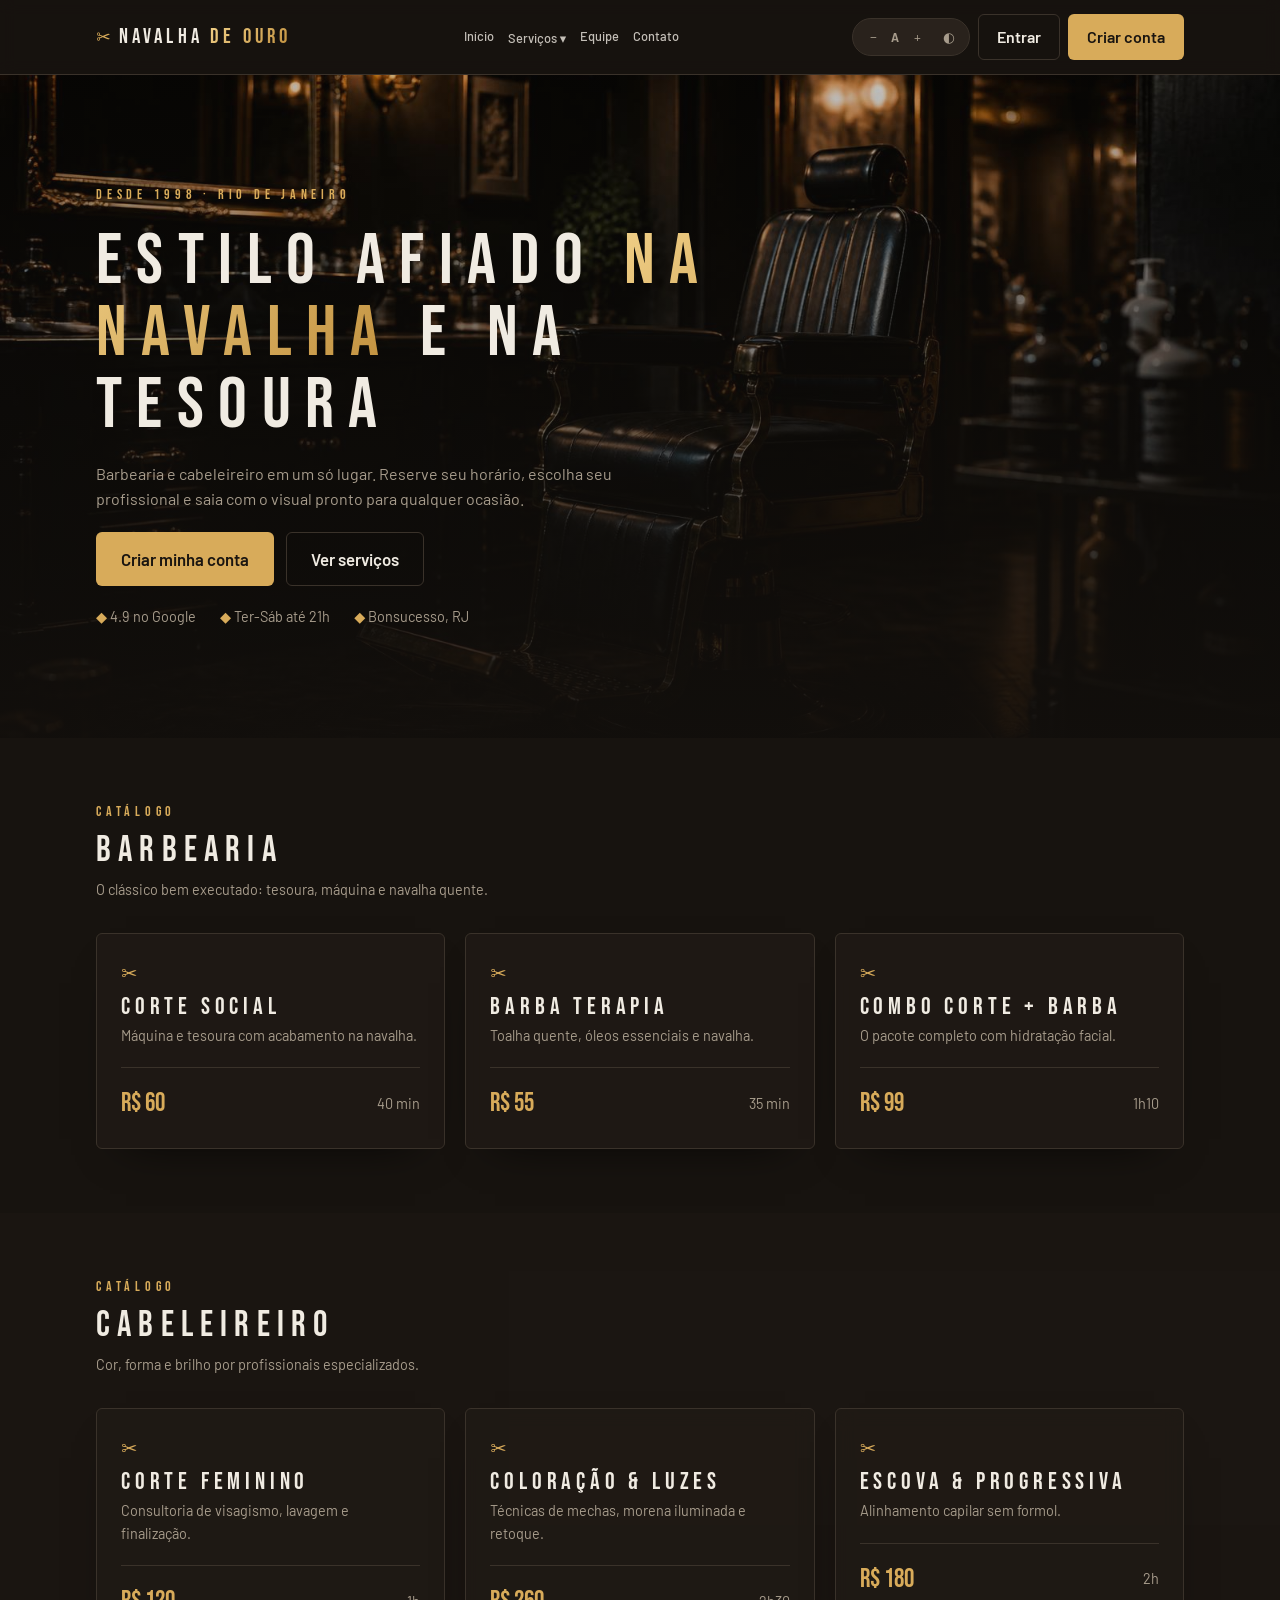
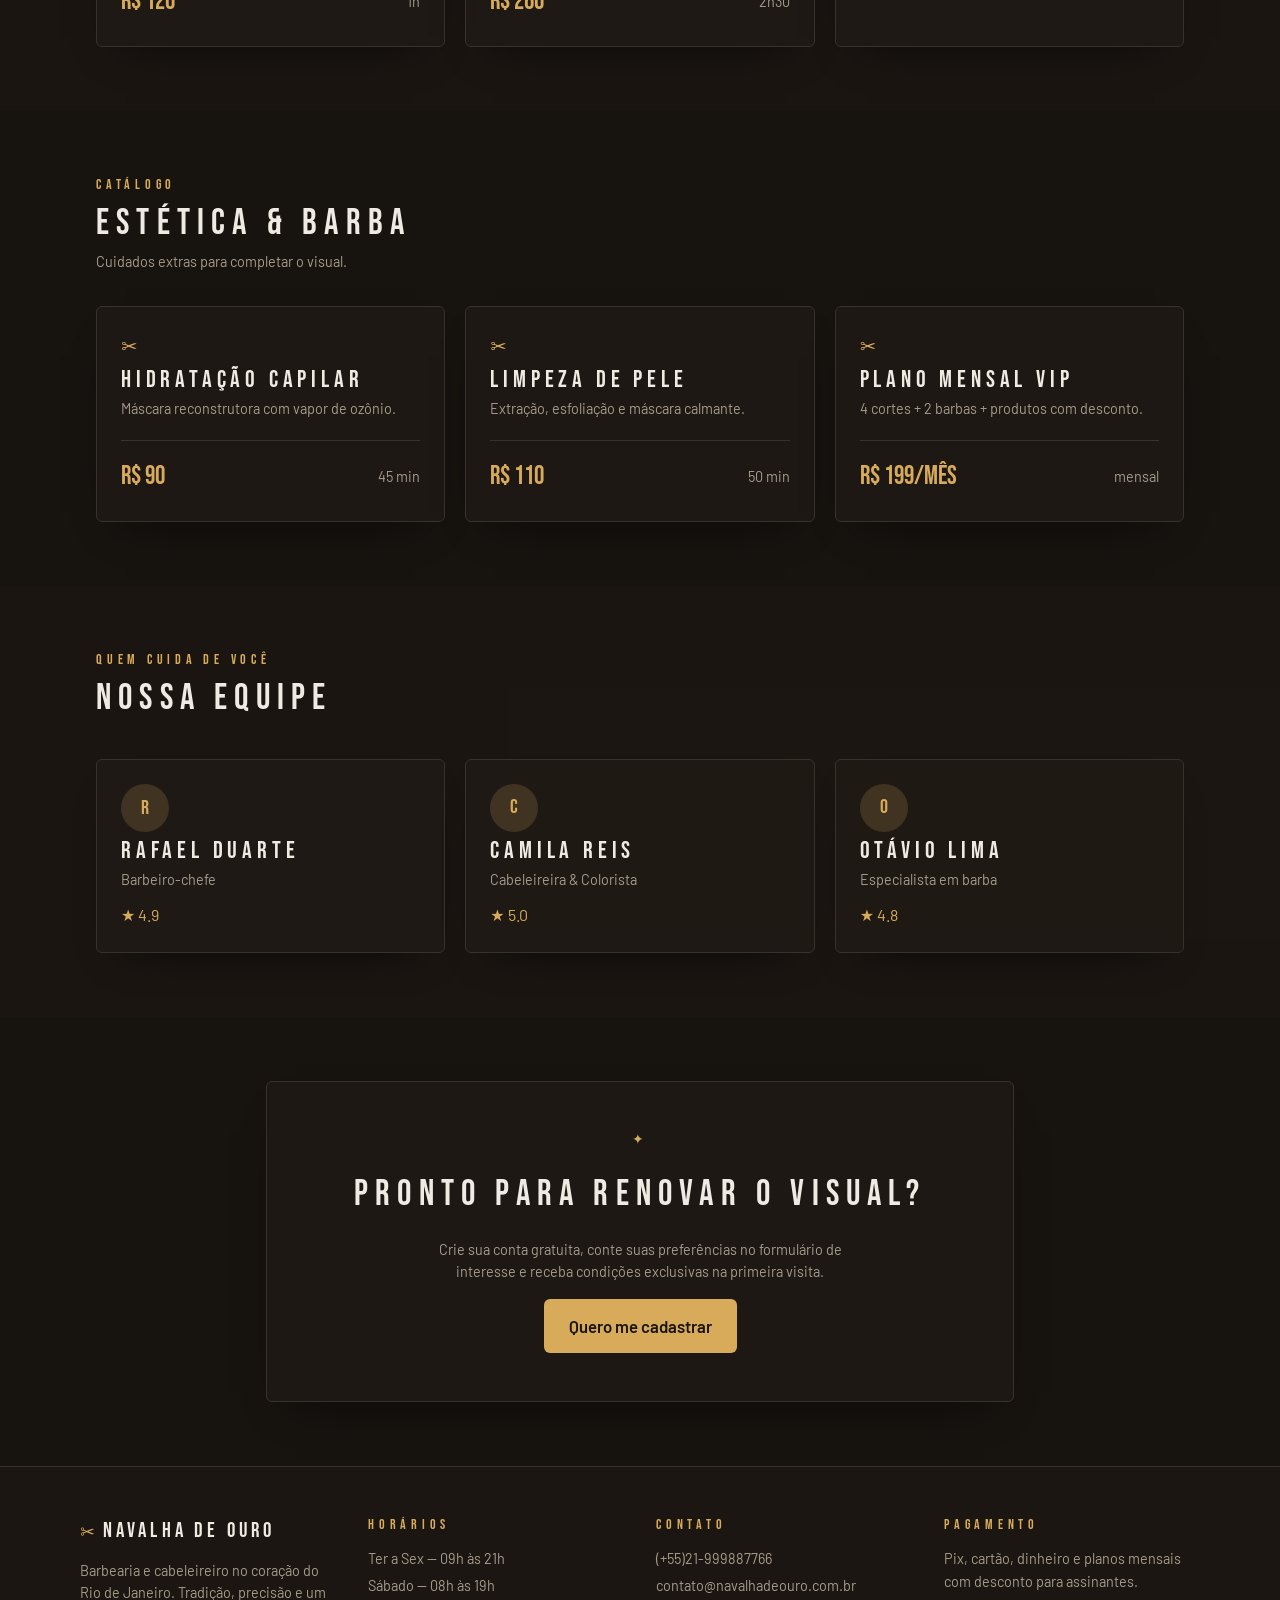
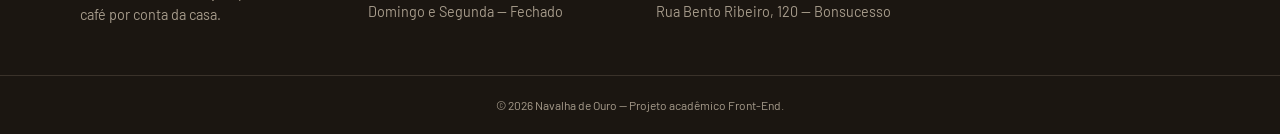
<file: index.html>
<!DOCTYPE html>
<html lang="pt-BR">
<head>
  <meta charset="UTF-8" />
  <meta name="viewport" content="width=device-width, initial-scale=1" />
  <title>Tesoura de Ouro | Barbearia e Cabeleireiro no Rio</title>
  <meta name="description" content="Cortes, barba, coloração e tratamentos capilares em um ambiente clássico. Conheça a Navalha de Ouro." />
  <link rel="preconnect" href="https://fonts.googleapis.com" />
  <link rel="preconnect" href="https://fonts.gstatic.com" crossorigin />
  <link rel="stylesheet" href="https://fonts.googleapis.com/css2?family=Bebas+Neue&family=Barlow:wght@300;400;500;600;700&display=swap" />
  <link rel="stylesheet" href="projeto-estudando-main/CSS/index.css" />
</head>
<body class="pagina-inicial">
  <header id="cabecalho"></header>

  <main>
    <!-- HERO primeira parte do site  -->
    <section class="hero">
      <img class="hero__img" src="projeto-estudando-main/Imagens/hero-barbearia.jpg" alt="Cadeira de barbeiro em ambiente escuro com detalhes dourados" />
      <div class="hero__veu"></div>
      <div class="container hero__conteudo">
        <span class="etiqueta-secao">Desde 1998 · Rio de Janeiro</span>
        <h1>Estilo afiado <span class="texto-ouro">na navalha</span> e na tesoura</h1>
        <p>Barbearia e cabeleireiro em um só lugar. Reserve seu horário, escolha seu profissional e saia com o visual pronto para qualquer ocasião.</p>
        <div class="hero__acoes">
          <a class="botao botao--grande" href="projeto-estudando-main/HTML/cadastro.html" id="cta-principal">Criar minha conta</a>
          <a class="botao botao--contorno botao--grande" href="#servicos-barbearia">Ver serviços</a>
        </div>
        <div class="hero__selos">
          <span>4.9 no Google</span>
          <span>Ter-Sáb até 21h</span>
          <span>Bonsucesso, RJ</span>
        </div>
      </div>
    </section>



    <!-- CATÁLOGO -->
    <div id="catalogo">
      <section class="secao" id="servicos-barbearia">
        <div class="container">
          <span class="etiqueta-secao">Catálogo</span>
          <h2>Barbearia</h2>
          <p class="suave">O clássico bem executado: tesoura, máquina e navalha quente.</p>
          <div class="grade" >  <!-- BARBEARIA cartões com os serviços disponiveis catalogo -->

            <article class="superficie-vidro cartao">
              <div class="cartao__icone">✂</div><h3>Corte Social</h3>
              <p class="suave">Máquina e tesoura com acabamento na navalha.</p>
              <div class="cartao__rodape"><span class="preco">R$ 60</span><span class="suave">40 min</span></div>
            </article>

            <article class="superficie-vidro cartao">
              <div class="cartao__icone">✂</div><h3>Barba Terapia</h3>
              <p class="suave">Toalha quente, óleos essenciais e navalha.</p>
              <div class="cartao__rodape"><span class="preco">R$ 55</span><span class="suave">35 min</span></div>
            </article>

            <article class="superficie-vidro cartao">
              <div class="cartao__icone">✂</div><h3>Combo Corte + Barba</h3> 
              <p class="suave">O pacote completo com hidratação facial.</p>
              <div class="cartao__rodape"><span class="preco">R$ 99</span><span class="suave">1h10</span></div>
            </article>

          </div>
        </div>
      </section>

      <section class="secao secao--alt" id="servicos-cabelo">
        <div class="container">
          <span class="etiqueta-secao">Catálogo</span>
          <h2>Cabeleireiro</h2>
          <p class="suave">Cor, forma e brilho por profissionais especializados.</p>
          <div class="grade">
            
            <article class="superficie-vidro cartao">
              <div class="cartao__icone">✂</div><h3>Corte Feminino</h3>
              <p class="suave">Consultoria de visagismo, lavagem e finalização.</p>
              <div class="cartao__rodape"><span class="preco">R$ 120</span><span class="suave">1h</span></div>
            </article>

            <article class="superficie-vidro cartao">
              <div class="cartao__icone">✂</div><h3>Coloração &amp; Luzes</h3>
              <p class="suave">Técnicas de mechas, morena iluminada e retoque.</p>
              <div class="cartao__rodape"><span class="preco">R$ 260</span><span class="suave">2h30</span></div>
            </article>

            <article class="superficie-vidro cartao">
              <div class="cartao__icone">✂</div><h3>Escova &amp; Progressiva</h3>
              <p class="suave">Alinhamento capilar sem formol.</p>
              <div class="cartao__rodape"><span class="preco">R$ 180</span><span class="suave">2h</span></div>
            </article>

          </div>
        </div>
      </section>

      <section class="secao" id="servicos-estetica">
        <div class="container">
          <span class="etiqueta-secao">Catálogo</span>
          <h2>Estética &amp; Barba</h2>
          <p class="suave">Cuidados extras para completar o visual.</p>
          <div class="grade">

            <article class="superficie-vidro cartao">
              <div class="cartao__icone">✂</div><h3>Hidratação Capilar</h3>
              <p class="suave">Máscara reconstrutora com vapor de ozônio.</p>
              <div class="cartao__rodape"><span class="preco">R$ 90</span><span class="suave">45 min</span></div>
            </article>
            
            <article class="superficie-vidro cartao">
              <div class="cartao__icone">✂</div><h3>Limpeza de Pele</h3>
              <p class="suave">Extração, esfoliação e máscara calmante.</p>
              <div class="cartao__rodape"><span class="preco">R$ 110</span><span class="suave">50 min</span></div>
            </article>

            <article class="superficie-vidro cartao">
              <div class="cartao__icone">✂</div><h3>Plano Mensal VIP</h3>
              <p class="suave">4 cortes + 2 barbas + produtos com desconto.</p>
              <div class="cartao__rodape"><span class="preco">R$ 199/mês</span><span class="suave">mensal</span></div>
            </article>
            
          </div>
        </div>
      </section>
    </div>

    <!-- EQUIPE -->
    <section class="secao secao--alt" id="equipe">
      <div class="container">
        <span class="etiqueta-secao">Quem cuida de você</span>
        <h2>Nossa equipe</h2>
        <div class="grade" id="equipe-grade">
          <div class="superficie-vidro cartao"><div class="avatar">R</div><h3>Rafael Duarte</h3><p class="suave">Barbeiro-chefe</p><p class="avaliacao">★ 4.9</p></div>
          <div class="superficie-vidro cartao"><div class="avatar">C</div><h3>Camila Reis</h3><p class="suave">Cabeleireira &amp; Colorista</p><p class="avaliacao">★ 5.0</p></div>
          <div class="superficie-vidro cartao"><div class="avatar">O</div><h3>Otávio Lima</h3><p class="suave">Especialista em barba</p><p class="avaliacao">★ 4.8</p></div>
        </div>
      </div>
    </section>

    <!-- CHAMADA FINAL -->
    <section class="secao">
      <div class="container container-estreito">
        <div class="superficie-vidro chamada">
          <span class="etiqueta-secao">✦</span>
          <h2>Pronto para renovar o visual?</h2>
          <p class="suave chamada__descricao">Crie sua conta gratuita, conte suas preferências no formulário de interesse e receba condições exclusivas na primeira visita.</p>
          <a class="botao botao--grande" href="projeto-estudando-main/HTML/cadastro.html" id="cta-final">Quero me cadastrar</a>
        </div>
      </div>
    </section>
  </main>

  <footer class="rodape" id="contato">
    <div class="container rodape__grade">
      <div><div class="marca"><span class="marca__icone">✂</span><span class="fonte-display">Navalha de Ouro</span></div>
        <p>Barbearia e cabeleireiro no coração do Rio de Janeiro. Tradição, precisão e um café por conta da casa.</p></div>
      <div><h3 class="etiqueta-secao">Horários</h3><ul><li>Ter a Sex — 09h às 21h</li><li>Sábado — 08h às 19h</li><li>Domingo e Segunda — Fechado</li></ul></div>
      <div><h3 class="etiqueta-secao">Contato</h3><ul><li>(+55)21-999887766</li><li>contato@navalhadeouro.com.br</li><li>Rua Bento Ribeiro, 120 — Bonsucesso</li></ul></div>
      <div><h3 class="etiqueta-secao">Pagamento</h3><p>Pix, cartão, dinheiro e planos mensais com desconto para assinantes.</p></div>
    </div>
    <div class="rodape__base">© 2026 Navalha de Ouro — Projeto acadêmico Front-End.</div>
  </footer>

  <script src="projeto-estudando-main/JS/dados.js"></script>
  <script src="projeto-estudando-main/JS/layout.js"></script>
</body>
</html>
</file>
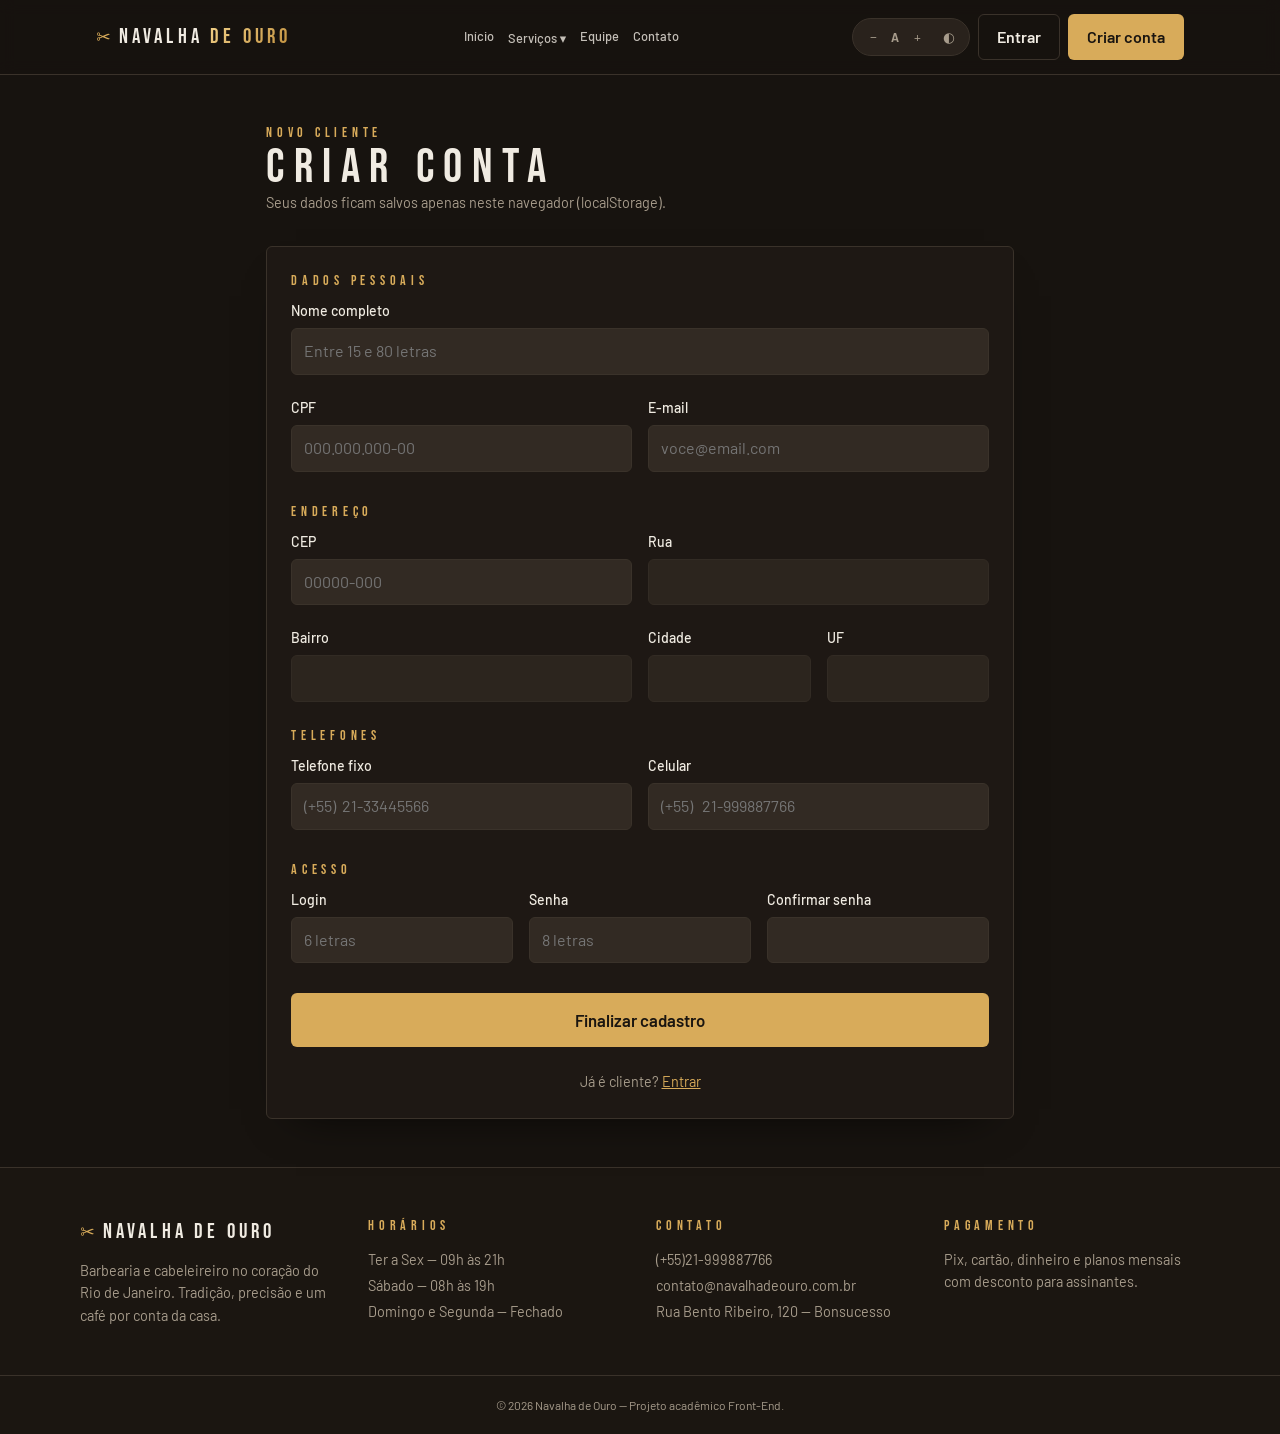
<file: projeto-estudando-main/HTML/cadastro.html>
<!DOCTYPE html>
<html lang="pt-BR">
<head>
  <meta charset="UTF-8" />
  <meta name="viewport" content="width=device-width, initial-scale=1" />
  <title>Criar conta | Navalha de Ouro</title>
  <meta name="description" content="Cadastre-se na Navalha de Ouro e tenha acesso a agendamentos, planos e condições exclusivas." />
  <link rel="preconnect" href="https://fonts.googleapis.com" />
  <link rel="preconnect" href="https://fonts.gstatic.com" crossorigin />
  <link rel="stylesheet" href="https://fonts.googleapis.com/css2?family=Bebas+Neue&family=Barlow:wght@300;400;500;600;700&display=swap" />
  <link rel="stylesheet" href="../CSS/cadastro.css" />
</head>
<body class="pagina-cadastro">
  <header id="cabecalho"></header>

  <main class="container container-estreito">
    <span class="etiqueta-secao">Novo cliente</span>
    <h1>Criar conta</h1>
    <p class="suave">Seus dados ficam salvos apenas neste navegador (localStorage).</p>

    <form class="superficie-vidro formulario" id="form-cadastro" novalidate>
      <fieldset>
        <legend class="etiqueta-secao">Dados pessoais</legend>
        <div class="campo">
          <label for="nome">Nome completo</label>
          <input id="nome" name="nome" placeholder="Entre 15 e 80 letras" />
          <p class="erro" data-erro="nome"></p>
        </div>
        <div class="dupla">
          <div class="campo">
            <label for="cpf">CPF</label>
            <input id="cpf" name="cpf" inputmode="numeric" placeholder="000.000.000-00" />
            <p class="erro" data-erro="cpf"></p>
          </div>
          <div class="campo">
            <label for="email">E-mail</label>
            <input id="email" name="email" type="email" placeholder="voce@email.com" />
            <p class="erro" data-erro="email"></p>
          </div>
        </div>
      </fieldset>

      <fieldset>
        <legend class="etiqueta-secao">Endereço</legend>
        <div class="dupla">
          <div class="campo">
            <label for="cep">CEP <span id="carregando-cep" class="suave oculto">buscando…</span></label>
            <input id="cep" name="cep" inputmode="numeric" placeholder="00000-000" />
            <p class="erro" data-erro="cep"></p>
          </div>
          <div class="campo">
            <label for="rua">Rua</label>
            <input id="rua" name="rua" readonly />
            <p class="erro" data-erro="rua"></p>
          </div>
          <div class="campo">
            <label for="bairro">Bairro</label>
            <input id="bairro" name="bairro" readonly />
          </div>
          <div class="dupla">
            <div class="campo">
              <label for="cidade">Cidade</label>
              <input id="cidade" name="cidade" readonly />
            </div>
            <div class="campo">
              <label for="uf">UF</label>
              <input id="uf" name="uf" readonly />
            </div>
          </div>
        </div>
      </fieldset>

      <fieldset>
        <legend class="etiqueta-secao">Telefones</legend>
        <div class="dupla">
          <div class="campo">
            <label for="fixo">Telefone fixo</label>
            <input id="fixo" name="fixo" inputmode="tel" placeholder="(+55)  21-33445566" />
            <p class="erro" data-erro="fixo"></p>
          </div>
          <div class="campo">
            <label for="celular">Celular</label>
            <input id="celular" name="celular" inputmode="tel" placeholder="(+55)   21-999887766" />
            <p class="erro" data-erro="celular"></p>
          </div>
        </div>
      </fieldset>

      <fieldset>
        <legend class="etiqueta-secao">Acesso</legend>
        <div class="tripla">
          <div class="campo">
            <label for="login">Login</label>
            <input id="login" name="login" placeholder="6 letras" autocomplete="username" />
            <p class="erro" data-erro="login"></p>
          </div>
          <div class="campo">
            <label for="senha">Senha</label>
            <input id="senha" name="senha" type="password" placeholder="8 letras" autocomplete="new-password" />
            <p class="erro" data-erro="senha"></p>
          </div>
          <div class="campo">
            <label for="confirmacao">Confirmar senha</label>
            <input id="confirmacao" name="confirmacao" type="password" autocomplete="new-password" />
            <p class="erro" data-erro="confirmacao"></p>
          </div>
        </div>
      </fieldset>

      <button class="botao botao--bloco botao--grande" type="submit">Finalizar cadastro</button>
      <p class="suave centro">Já é cliente? <a class="link-destaque" href="login.html">Entrar</a></p>
    </form>
  </main>

  <footer class="rodape" id="contato">
    <div class="container rodape__grade">
      <div><div class="marca"><span class="marca__icone">✂</span><span class="fonte-display">Navalha de Ouro</span></div><p>Barbearia e cabeleireiro no coração do Rio de Janeiro. Tradição, precisão e um café por conta da casa.</p></div>
      <div><h3 class="etiqueta-secao">Horários</h3><ul><li>Ter a Sex — 09h às 21h</li><li>Sábado — 08h às 19h</li><li>Domingo e Segunda — Fechado</li></ul></div>
      <div><h3 class="etiqueta-secao">Contato</h3><ul><li>(+55)21-999887766</li><li>contato@navalhadeouro.com.br</li><li>Rua Bento Ribeiro, 120 — Bonsucesso</li></ul></div>
      <div><h3 class="etiqueta-secao">Pagamento</h3><p>Pix, cartão, dinheiro e planos mensais com desconto para assinantes.</p></div>
    </div><div class="rodape__base">© 2026 Navalha de Ouro — Projeto acadêmico Front-End.</div>
  </footer>

  <script src="../JS/dados.js"></script>
  <script src="../JS/layout.js"></script>
  <script src="../JS/cadastro.js"></script>
</body>
</html>
</file>
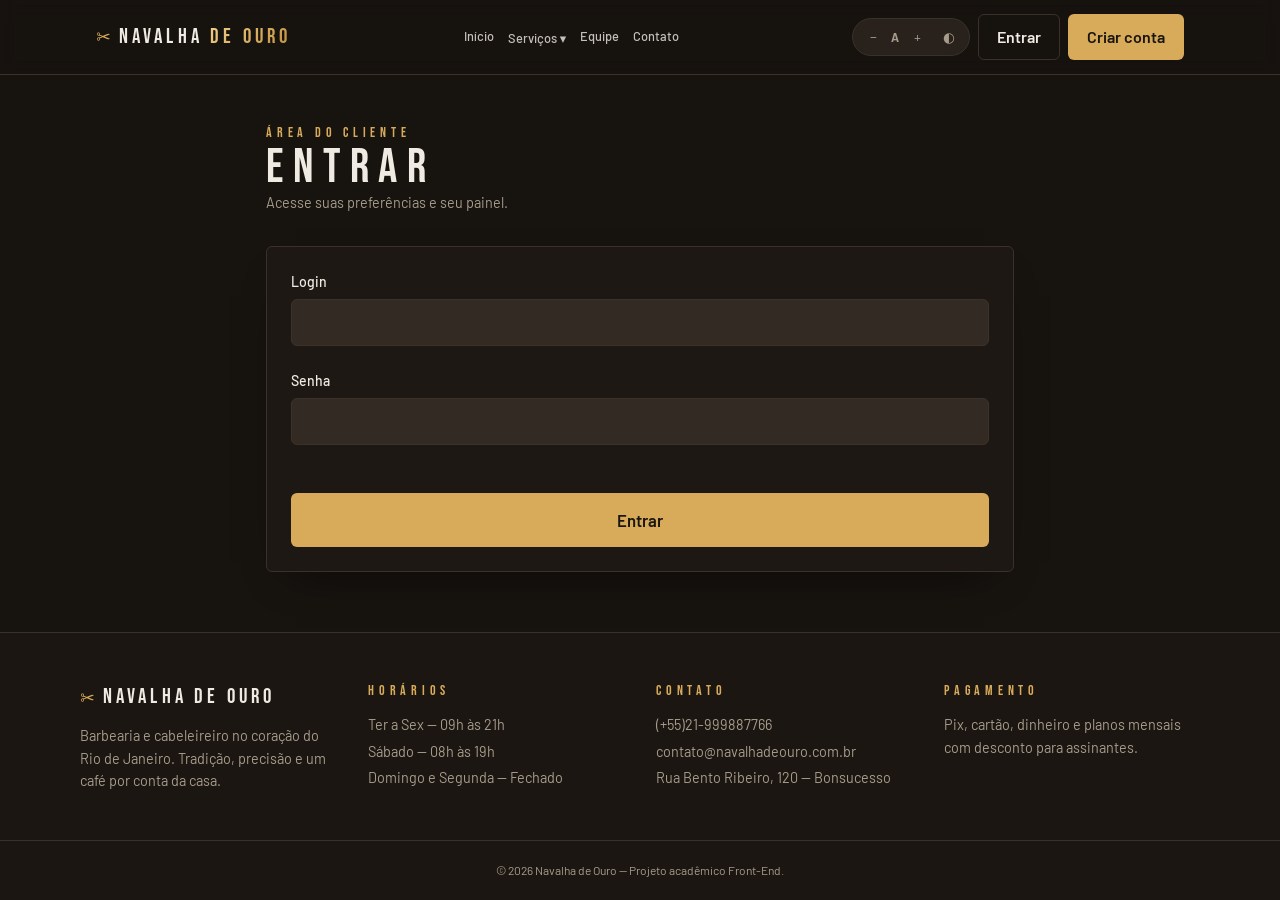
<file: projeto-estudando-main/HTML/feedback.html>
<!DOCTYPE html>
<html lang="pt-BR">
<head>
  <meta charset="UTF-8" />
  <meta name="viewport" content="width=device-width, initial-scale=1" />
  <title>Formulário de interesse | Navalha de Ouro</title>
  <meta name="description" content="Conte suas preferências de corte, barba e horários para receber um atendimento sob medida." />
  <link rel="preconnect" href="https://fonts.googleapis.com" />
  <link rel="preconnect" href="https://fonts.gstatic.com" crossorigin />
  <link rel="stylesheet" href="https://fonts.googleapis.com/css2?family=Bebas+Neue&family=Barlow:wght@300;400;500;600;700&display=swap" />
  <link rel="stylesheet" href="../CSS/feedback.css" />
</head>
<body class="pagina-feedback">
  <header id="cabecalho"></header>

  <main class="container container-estreito">
    <span class="etiqueta-secao">Exclusivo para clientes</span>
    <h1>Formulário de interesse</h1>
    <p class="suave">Quanto mais detalhes, melhor preparamos seu atendimento.</p>

    <form class="superficie-vidro formulario" id="form-feedback" novalidate>
      <div class="campo">
        <label for="servico">Serviço de maior interesse</label>
        <select id="servico">
          <option value="">Selecione um serviço</option>
          <option>Corte Social</option>
          <option>Barba Terapia</option>
          <option>Combo Corte + Barba</option>
          <option>Corte Feminino</option>
          <option>Coloração &amp; Luzes</option>
          <option>Hidratação Capilar</option>
        </select>
        <p class="erro" id="erro-servico"></p>
      </div>

      <fieldset>
        <legend>Profissional preferido</legend>
        <div class="linha-opcao"><input type="radio" name="profissional" id="p0" value="Sem preferência" checked /><label for="p0">Sem preferência</label></div>
        <div class="linha-opcao"><input type="radio" name="profissional" id="p1" value="Rafael Duarte" /><label for="p1">Rafael Duarte</label></div>
        <div class="linha-opcao"><input type="radio" name="profissional" id="p2" value="Camila Reis" /><label for="p2">Camila Reis</label></div>
        <div class="linha-opcao"><input type="radio" name="profissional" id="p3" value="Otávio Lima" /><label for="p3">Otávio Lima</label></div>
      </fieldset>

      <div class="campo">
        <label for="investimento">Expectativa de investimento por visita:
          <strong class="valor-destaque" id="valor-investimento">R$ 200</strong>
        </label>
        <input type="range" id="investimento" min="1" max="12" step="1" value="8" />
      </div>

      <fieldset>
        <legend>Frequência de visitas</legend>
        <div class="linha-opcao"><input type="radio" name="frequencia" id="f1" value="semanal" /><label for="f1">Semanal</label></div>
        <div class="linha-opcao"><input type="radio" name="frequencia" id="f2" value="quinzenal" /><label for="f2">Quinzenal</label></div>
        <div class="linha-opcao"><input type="radio" name="frequencia" id="f3" value="mensal" checked /><label for="f3">Mensal</label></div>
        <div class="linha-opcao"><input type="radio" name="frequencia" id="f4" value="eventual" /><label for="f4">Eventual</label></div>
      </fieldset>

      <fieldset>
        <legend>Serviços extras desejados</legend>
        <div class="linha-opcao"><input type="checkbox" name="extras" id="e1" value="Café especial" /><label for="e1">Café especial</label></div>
        <div class="linha-opcao"><input type="checkbox" name="extras" id="e2" value="Massagem capilar" /><label for="e2">Massagem capilar</label></div>
        <div class="linha-opcao"><input type="checkbox" name="extras" id="e3" value="Sobrancelha" /><label for="e3">Sobrancelha</label></div>
        <div class="linha-opcao"><input type="checkbox" name="extras" id="e4" value="Produtos para levar" /><label for="e4">Produtos para levar</label></div>
      </fieldset>

      <div class="caixa-switch">
        <label for="contato">Aceito receber promoções por WhatsApp</label>
        <input class="controle-largo" type="checkbox" id="contato" checked />
      </div>

      <div class="campo">
        <label for="comentario">Comentários</label>
        <textarea id="comentario" rows="4" placeholder="Alergias, estilo preferido, horários que funcionam melhor…"></textarea>
      </div>

      <button class="botao botao--bloco botao--grande" type="submit">Enviar preferências</button>
    </form>
  </main>

  <footer class="rodape" id="contato"><div class="container rodape__grade">
    <div><div class="marca"><span class="marca__icone">✂</span><span class="fonte-display">Navalha de Ouro</span></div><p>Barbearia e cabeleireiro no coração do Rio de Janeiro. Tradição, precisão e um café por conta da casa.</p></div>
    <div><h3 class="etiqueta-secao">Horários</h3><ul><li>Ter a Sex — 09h às 21h</li><li>Sábado — 08h às 19h</li><li>Domingo e Segunda — Fechado</li></ul></div>
    <div><h3 class="etiqueta-secao">Contato</h3><ul><li>(+55)21-999887766</li><li>contato@navalhadeouro.com.br</li><li>Rua Bento Ribeiro, 120 — Bonsucesso</li></ul></div>
    <div><h3 class="etiqueta-secao">Pagamento</h3><p>Pix, cartão, dinheiro e planos mensais com desconto para assinantes.</p></div>
  </div><div class="rodape__base">© 2026 Navalha de Ouro — Projeto acadêmico Front-End.</div></footer>

  <script src="../JS/dados.js"></script>
  <script src="../JS/layout.js"></script>
  <script src="../JS/feedback.js"></script>
</body>
</html>
</file>
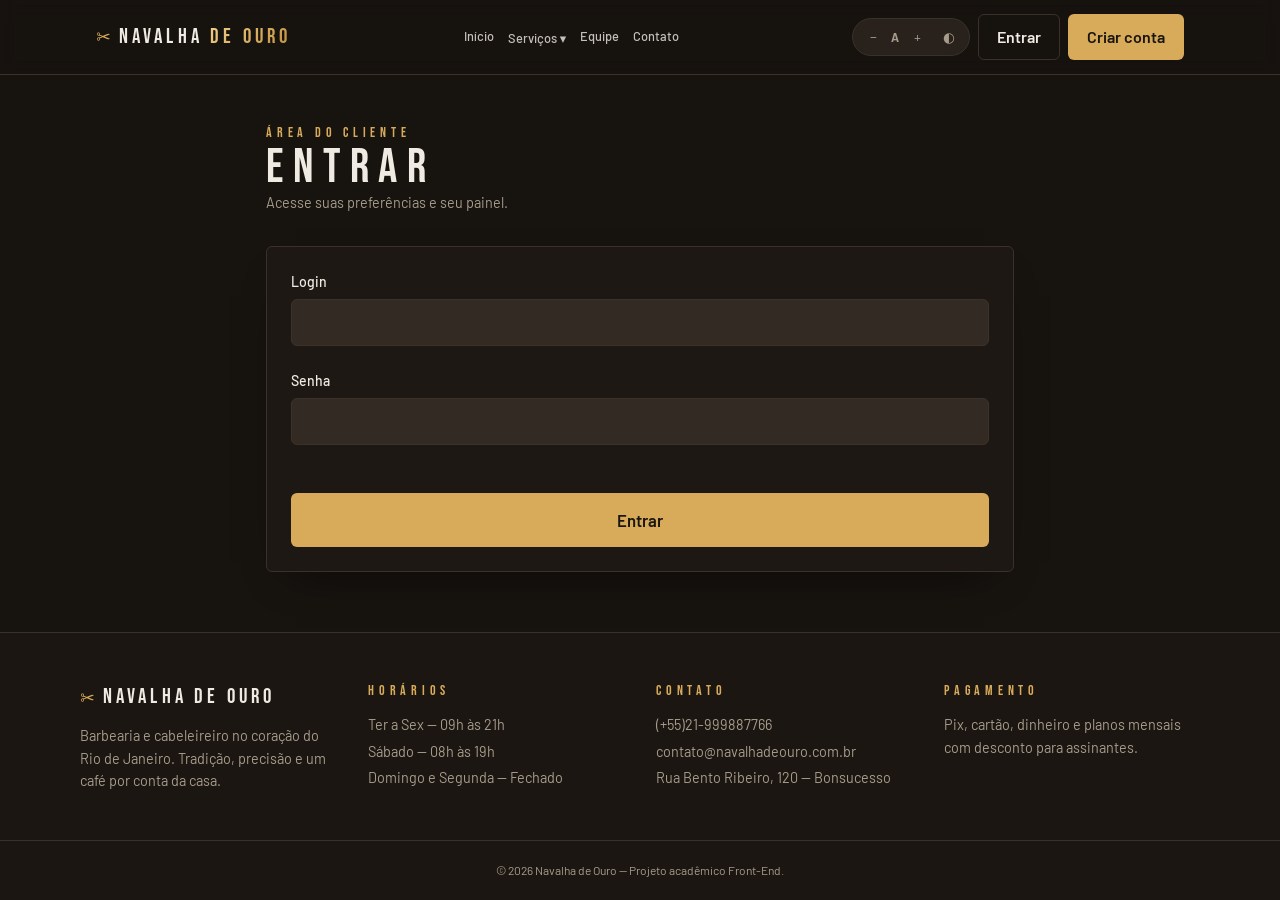
<file: projeto-estudando-main/HTML/login.html>
<!DOCTYPE html>
<html lang="pt-BR">
<head>
  <meta charset="UTF-8" />
  <meta name="viewport" content="width=device-width, initial-scale=1" />
  <title>Entrar | Navalha de Ouro</title>
  <meta name="description" content="Acesse sua conta na Navalha de Ouro." />
  <link rel="preconnect" href="https://fonts.googleapis.com" />
  <link rel="preconnect" href="https://fonts.gstatic.com" crossorigin />
  <link rel="stylesheet" href="https://fonts.googleapis.com/css2?family=Bebas+Neue&family=Barlow:wght@300;400;500;600;700&display=swap" />
  <link rel="stylesheet" href="../CSS/login.css" />
</head>
<body class="pagina-login">
  <header id="cabecalho"></header>

  <main class="container container-estreito">
    <span class="etiqueta-secao">Área do cliente</span>
    <h1>Entrar</h1>
    <p class="suave">Acesse suas preferências e seu painel.</p>

    <form class="superficie-vidro formulario" id="form-login" novalidate>
      <div class="campo">
        <label for="login">Login</label>
        <input type="text" id="login" autocomplete="username" required />
      </div>

      <div class="campo">
        <label for="senha">Senha</label>
        <input type="password" id="senha" autocomplete="current-password" required />
      </div>
      
      <p class="erro" id="erro-login"></p>
      <button class="botao botao--bloco botao--grande" type="submit">Entrar</button>
    </form>
  </main>

  <footer class="rodape" id="contato"><div class="container rodape__grade">
    <div><div class="marca"><span class="marca__icone">✂</span><span class="fonte-display">Navalha de Ouro</span></div><p>Barbearia e cabeleireiro no coração do Rio de Janeiro. Tradição, precisão e um café por conta da casa.</p></div>
    <div><h3 class="etiqueta-secao">Horários</h3><ul><li>Ter a Sex — 09h às 21h</li><li>Sábado — 08h às 19h</li><li>Domingo e Segunda — Fechado</li></ul></div>
    <div><h3 class="etiqueta-secao">Contato</h3><ul><li>(+55)21-999887766</li><li>contato@navalhadeouro.com.br</li><li>Rua Bento Ribeiro, 120 — Bonsucesso</li></ul></div>
    <div><h3 class="etiqueta-secao">Pagamento</h3><p>Pix, cartão, dinheiro e planos mensais com desconto para assinantes.</p></div>
  </div><div class="rodape__base">© 2026 Navalha de Ouro — Projeto acadêmico Front-End.</div></footer>

  <script src="../JS/dados.js"></script>
  <script src="../JS/layout.js"></script>
  <script src="../JS/login.js"></script>
</body>
</html>
</file>
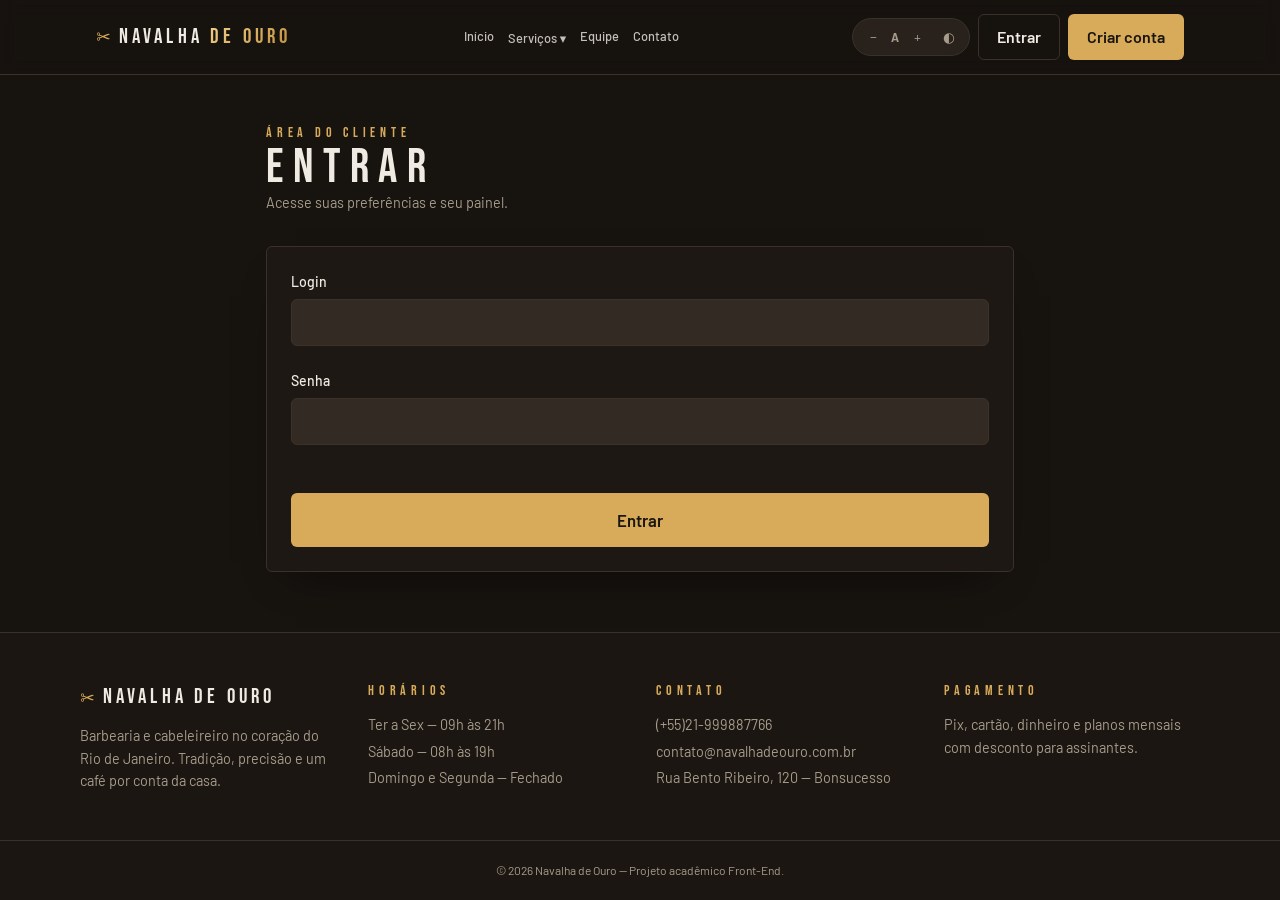
<file: projeto-estudando-main/HTML/meus-dados.html>
<!DOCTYPE html>
<html lang="pt-BR">
<head>
  <meta charset="UTF-8" />
  <meta name="viewport" content="width=device-width, initial-scale=1" />
  <title>Minhas preferências | Navalha de Ouro</title>
  <meta name="description" content="Confira o resumo das preferências enviadas no formulário de interesse." />
  <link rel="preconnect" href="https://fonts.googleapis.com" />
  <link rel="preconnect" href="https://fonts.gstatic.com" crossorigin />
  <link rel="stylesheet" href="https://fonts.googleapis.com/css2?family=Bebas+Neue&family=Barlow:wght@300;400;500;600;700&display=swap" />
  <link rel="stylesheet" href="../CSS/meus-dados.css" />
</head>
<body class="pagina-meus-dados">
  <header id="cabecalho"></header>

  <main class="container container-estreito">
    <div id="conteudo-dados"></div>
  </main>

  <footer class="rodape" id="contato"><div class="container rodape__grade">
    <div><div class="marca"><span class="marca__icone">✂</span><span class="fonte-display">Navalha de Ouro</span></div><p>Barbearia e cabeleireiro no coração do Rio de Janeiro. Tradição, precisão e um café por conta da casa.</p></div>
    <div><h3 class="etiqueta-secao">Horários</h3><ul><li>Ter a Sex — 09h às 21h</li><li>Sábado — 08h às 19h</li><li>Domingo e Segunda — Fechado</li></ul></div>
    <div><h3 class="etiqueta-secao">Contato</h3><ul><li>(+55)21-999887766</li><li>contato@navalhadeouro.com.br</li><li>Rua Bento Ribeiro, 120 — Bonsucesso</li></ul></div>
    <div><h3 class="etiqueta-secao">Pagamento</h3><p>Pix, cartão, dinheiro e planos mensais com desconto para assinantes.</p></div>
  </div><div class="rodape__base">© 2026 Navalha de Ouro — Projeto acadêmico Front-End.</div></footer>

  <script src="../JS/dados.js"></script>
  <script src="../JS/layout.js"></script>
  <script src="../JS/meus-dados.js"></script>
</body>
</html>
</file>
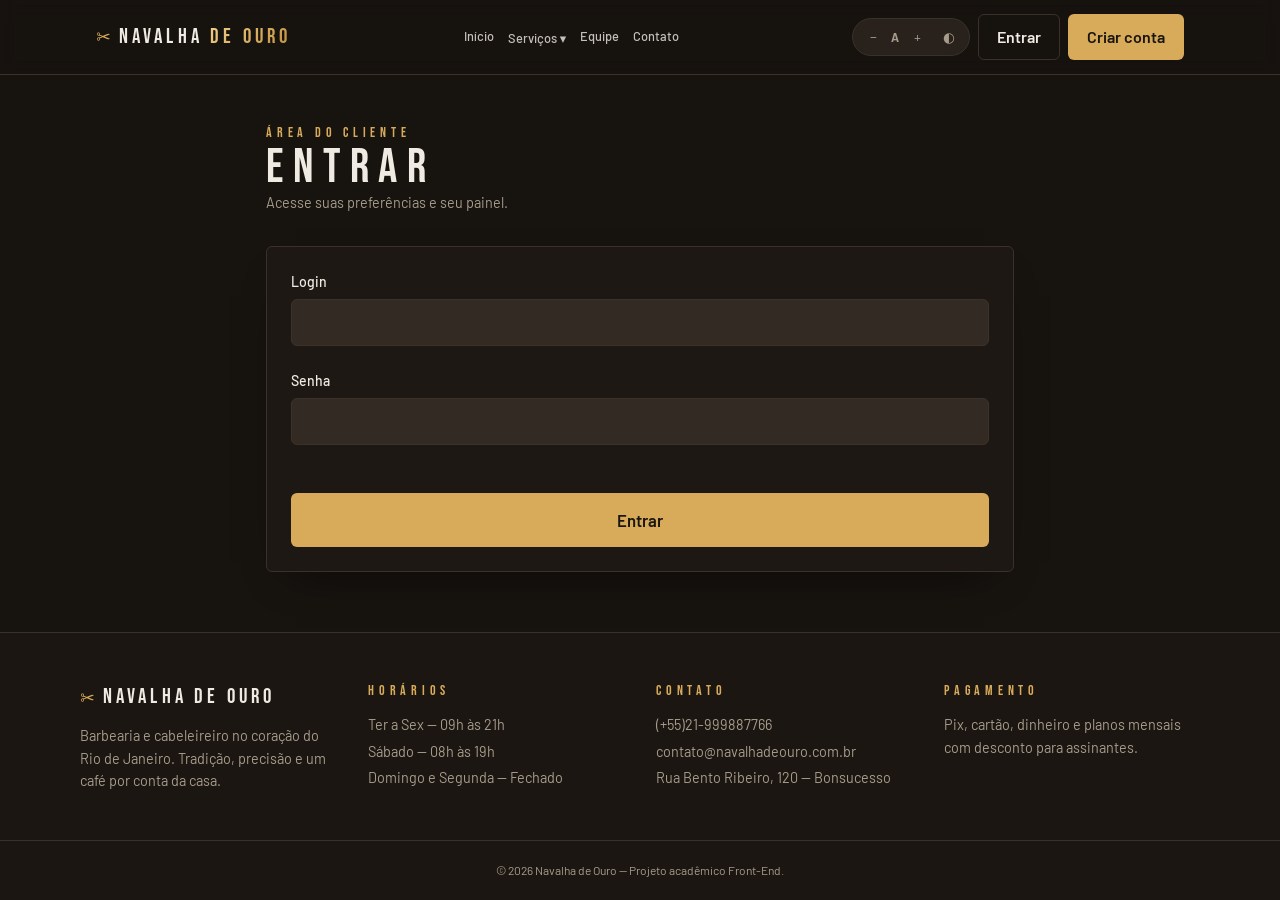
<file: projeto-estudando-main/HTML/painel.html>
<!DOCTYPE html>
<html lang="pt-BR">
<head>
  <meta charset="UTF-8" />
  <meta name="viewport" content="width=device-width, initial-scale=1" />
  <title>Meu painel | Navalha de Ouro</title>
  <meta name="description" content="Área do cliente da Navalha de Ouro: seus dados, preferências e próximos passos." />
  <link rel="preconnect" href="https://fonts.googleapis.com" />
  <link rel="preconnect" href="https://fonts.gstatic.com" crossorigin />
  <link rel="stylesheet" href="https://fonts.googleapis.com/css2?family=Bebas+Neue&family=Barlow:wght@300;400;500;600;700&display=swap" />
  <link rel="stylesheet" href="../CSS/painel.css" />
</head>
<body class="pagina-painel">
  <header id="cabecalho"></header>

  <main class="container">
    <div id="conteudo-painel"></div>
  </main>

  <footer class="rodape" id="contato"><div class="container rodape__grade">
    <div><div class="marca"><span class="marca__icone">✂</span><span class="fonte-display">Navalha de Ouro</span></div><p>Barbearia e cabeleireiro no coração do Rio de Janeiro. Tradição, precisão e um café por conta da casa.</p></div>
    <div><h3 class="etiqueta-secao">Horários</h3><ul><li>Ter a Sex — 09h às 21h</li><li>Sábado — 08h às 19h</li><li>Domingo e Segunda — Fechado</li></ul></div>
    <div><h3 class="etiqueta-secao">Contato</h3><ul><li>(+55)21-999887766</li><li>contato@navalhadeouro.com.br</li><li>Rua Bento Ribeiro, 120 — Bonsucesso</li></ul></div>
    <div><h3 class="etiqueta-secao">Pagamento</h3><p>Pix, cartão, dinheiro e planos mensais com desconto para assinantes.</p></div>
  </div><div class="rodape__base">© 2026 Navalha de Ouro — Projeto acadêmico Front-End.</div></footer>

  <script src="../JS/dados.js"></script>
  <script src="../JS/layout.js"></script>
  <script src="../JS/painel.js"></script>
</body>
</html>
</file>
<file: projeto-estudando-main/CSS/index.css>
/* Estilos exclusivos da página inicial. */
@import url("base.css");

.pagina-inicial .hero {
  min-height: 560px;
}

.pagina-inicial .hero__acoes {
  display: flex;
  gap: 12px;
  flex-wrap: wrap;
}

.pagina-inicial .chamada__descricao {
  max-width: 420px;
}

.pagina-inicial .avaliacao {
  color: var(--primaria);
  margin-top: 12px;
}
</file>
<file: projeto-estudando-main/CSS/cadastro.css>
/* Estilos exclusivos da página de cadastro. */
@import url("base.css");

.pagina-cadastro .formulario {
  margin-top: 32px;
}

.pagina-cadastro .link-destaque {
  color: var(--primaria);
}
</file>
<file: projeto-estudando-main/CSS/feedback.css>
/* Estilos exclusivos do formulário de interesse. */
@import url("base.css");

.pagina-feedback .formulario {
  margin-top: 32px;
}

.pagina-feedback .valor-destaque {
  color: var(--primaria);
}

.pagina-feedback .controle-largo {
  width: auto;
}
</file>
<file: projeto-estudando-main/CSS/login.css>
/* Estilos exclusivos da página de login. */
@import url("base.css");

.pagina-login .formulario {
  margin-top: 32px;
}
</file>
<file: projeto-estudando-main/CSS/meus-dados.css>
/* Estilos exclusivos da página de dados. */
@import url("base.css");

.pagina-meus-dados .resumo {
  margin-top: 32px;
}
</file>
<file: projeto-estudando-main/CSS/painel.css>
/* Estilos exclusivos do painel do cliente. */
@import url("base.css");

.pagina-painel main {
  max-width: 1152px;
}
</file>
